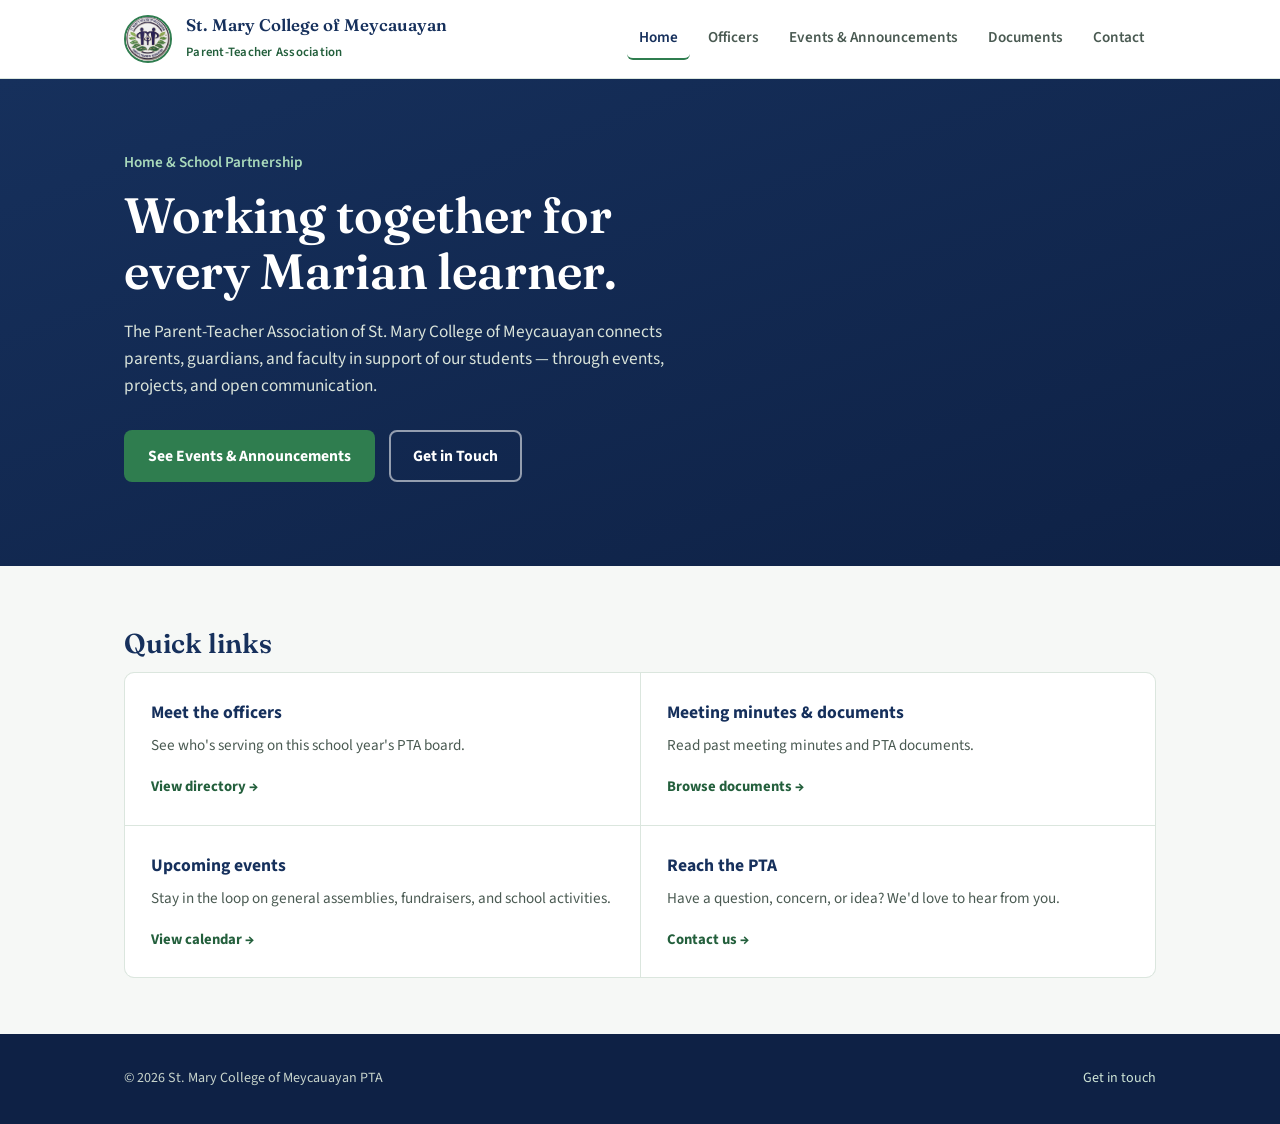
<file: index.html>
<!DOCTYPE html>
<html lang="en">
<head>
<meta charset="UTF-8">
<meta name="viewport" content="width=device-width, initial-scale=1.0">
<title>St. Mary College of Meycauayan PTA</title>
<meta name="description" content="The Parent-Teacher Association of St. Mary College of Meycauayan — events, officers, documents, and contact.">
<link rel="icon" href="assets/logo.png">
<link rel="preconnect" href="https://fonts.googleapis.com">
<link href="https://fonts.googleapis.com/css2?family=Fraunces:wght@500;600;700&family=Source+Sans+3:wght@400;600;700&display=swap" rel="stylesheet">
<link rel="stylesheet" href="assets/style.css">
</head>
<body>

<header class="site-header">
  <div class="wrap">
    <a class="brand" href="index.html">
      <img src="assets/logo.png" alt="St. Mary College of Meycauayan PTA seal">
      <span class="brand-text">
        <span class="brand-name">St. Mary College of Meycauayan</span><br>
        <span class="brand-tag">Parent-Teacher Association</span>
      </span>
    </a>
    <nav class="main-nav">
      <a href="index.html" class="active">Home</a>
      <a href="officers.html">Officers</a>
      <a href="events.html">Events &amp; Announcements</a>
      <a href="documents.html">Documents</a>
      <a href="contact.html">Contact</a>
    </nav>
  </div>
</header>

<section class="hero">
  <div class="wrap">
    <div class="eyebrow">Home &amp; School Partnership</div>
    <h1>Working together for every Marian learner.</h1>
    <p>The Parent-Teacher Association of St. Mary College of Meycauayan connects parents, guardians, and faculty in support of our students — through events, projects, and open communication.</p>
    <div class="btn-row">
      <a class="btn btn-primary" href="events.html">See Events &amp; Announcements</a>
      <a class="btn btn-secondary" href="contact.html">Get in Touch</a>
    </div>
  </div>
</section>

<section class="page-section">
  <div class="wrap">
    <h2 class="section-title">Quick links</h2>
    <div class="quick-links">
      <div class="card">
        <h3>Meet the officers</h3>
        <p>See who's serving on this school year's PTA board.</p>
        <a class="link-arrow" href="officers.html">View directory →</a>
      </div>
      <div class="card">
        <h3>Meeting minutes &amp; documents</h3>
        <p>Read past meeting minutes and PTA documents.</p>
        <a class="link-arrow" href="documents.html">Browse documents →</a>
      </div>
      <div class="card">
        <h3>Upcoming events</h3>
        <p>Stay in the loop on general assemblies, fundraisers, and school activities.</p>
        <a class="link-arrow" href="events.html">View calendar →</a>
      </div>
      <div class="card">
        <h3>Reach the PTA</h3>
        <p>Have a question, concern, or idea? We'd love to hear from you.</p>
        <a class="link-arrow" href="contact.html">Contact us →</a>
      </div>
    </div>
  </div>
</section>

<footer class="site-footer">
  <div class="wrap">
    <span>© <span id="year"></span> St. Mary College of Meycauayan PTA</span>
    <a href="contact.html">Get in touch</a>
  </div>
</footer>

<script>document.getElementById('year').textContent = new Date().getFullYear();</script>
</body>
</html>
</file>
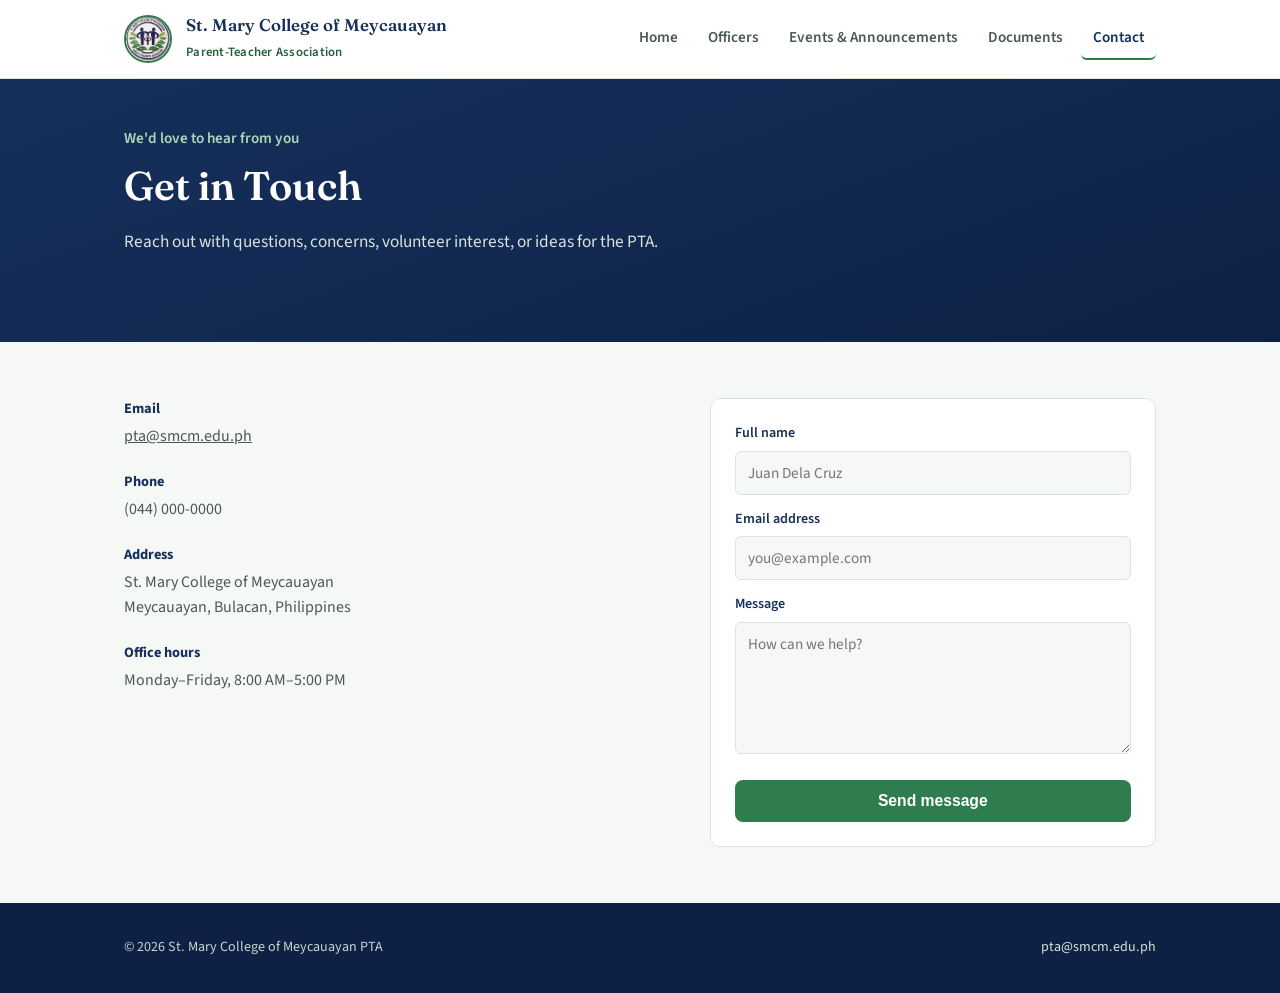
<file: contact.html>
<!DOCTYPE html>
<html lang="en">
<head>
<meta charset="UTF-8">
<meta name="viewport" content="width=device-width, initial-scale=1.0">
<title>Contact — St. Mary College of Meycauayan PTA</title>
<link rel="icon" href="assets/logo.png">
<link rel="preconnect" href="https://fonts.googleapis.com">
<link href="https://fonts.googleapis.com/css2?family=Fraunces:wght@500;600;700&family=Source+Sans+3:wght@400;600;700&display=swap" rel="stylesheet">
<link rel="stylesheet" href="assets/style.css">
</head>
<body>

<header class="site-header">
  <div class="wrap">
    <a class="brand" href="index.html">
      <img src="assets/logo.png" alt="St. Mary College of Meycauayan PTA seal">
      <span class="brand-text">
        <span class="brand-name">St. Mary College of Meycauayan</span><br>
        <span class="brand-tag">Parent-Teacher Association</span>
      </span>
    </a>
    <nav class="main-nav">
      <a href="index.html">Home</a>
      <a href="officers.html">Officers</a>
      <a href="events.html">Events &amp; Announcements</a>
      <a href="documents.html">Documents</a>
      <a href="contact.html" class="active">Contact</a>
    </nav>
  </div>
</header>

<section class="hero" style="padding:48px 0 56px;">
  <div class="wrap">
    <div class="eyebrow">We'd love to hear from you</div>
    <h1 style="font-size:clamp(1.8rem,3.6vw,2.5rem); max-width:none;">Get in Touch</h1>
    <p>Reach out with questions, concerns, volunteer interest, or ideas for the PTA.</p>
  </div>
</section>

<section class="page-section">
  <div class="wrap contact-grid">
    <div class="contact-info">
      <div class="item">
        <div class="label">Email</div>
        <div class="value"><a href="mailto:pta@smcm.edu.ph">pta@smcm.edu.ph</a></div>
      </div>
      <div class="item">
        <div class="label">Phone</div>
        <div class="value">(044) 000-0000</div>
      </div>
      <div class="item">
        <div class="label">Address</div>
        <div class="value">St. Mary College of Meycauayan<br>Meycauayan, Bulacan, Philippines</div>
      </div>
      <div class="item">
        <div class="label">Office hours</div>
        <div class="value">Monday–Friday, 8:00 AM–5:00 PM</div>
      </div>
    </div>

    <form class="contact-form" onsubmit="event.preventDefault(); alert('Thanks! This form is not yet connected to an email service — see the notes below.');">
      <label for="name">Full name</label>
      <input id="name" type="text" placeholder="Juan Dela Cruz" required>

      <label for="email">Email address</label>
      <input id="email" type="email" placeholder="you@example.com" required>

      <label for="message">Message</label>
      <textarea id="message" rows="5" placeholder="How can we help?" required></textarea>

      <button class="btn btn-primary" type="submit">Send message</button>
    </form>
  </div>
</section>

<footer class="site-footer">
  <div class="wrap">
    <span>© <span id="year"></span> St. Mary College of Meycauayan PTA</span>
    <a href="mailto:pta@smcm.edu.ph">pta@smcm.edu.ph</a>
  </div>
</footer>

<script>document.getElementById('year').textContent = new Date().getFullYear();</script>
</body>
</html>
</file>
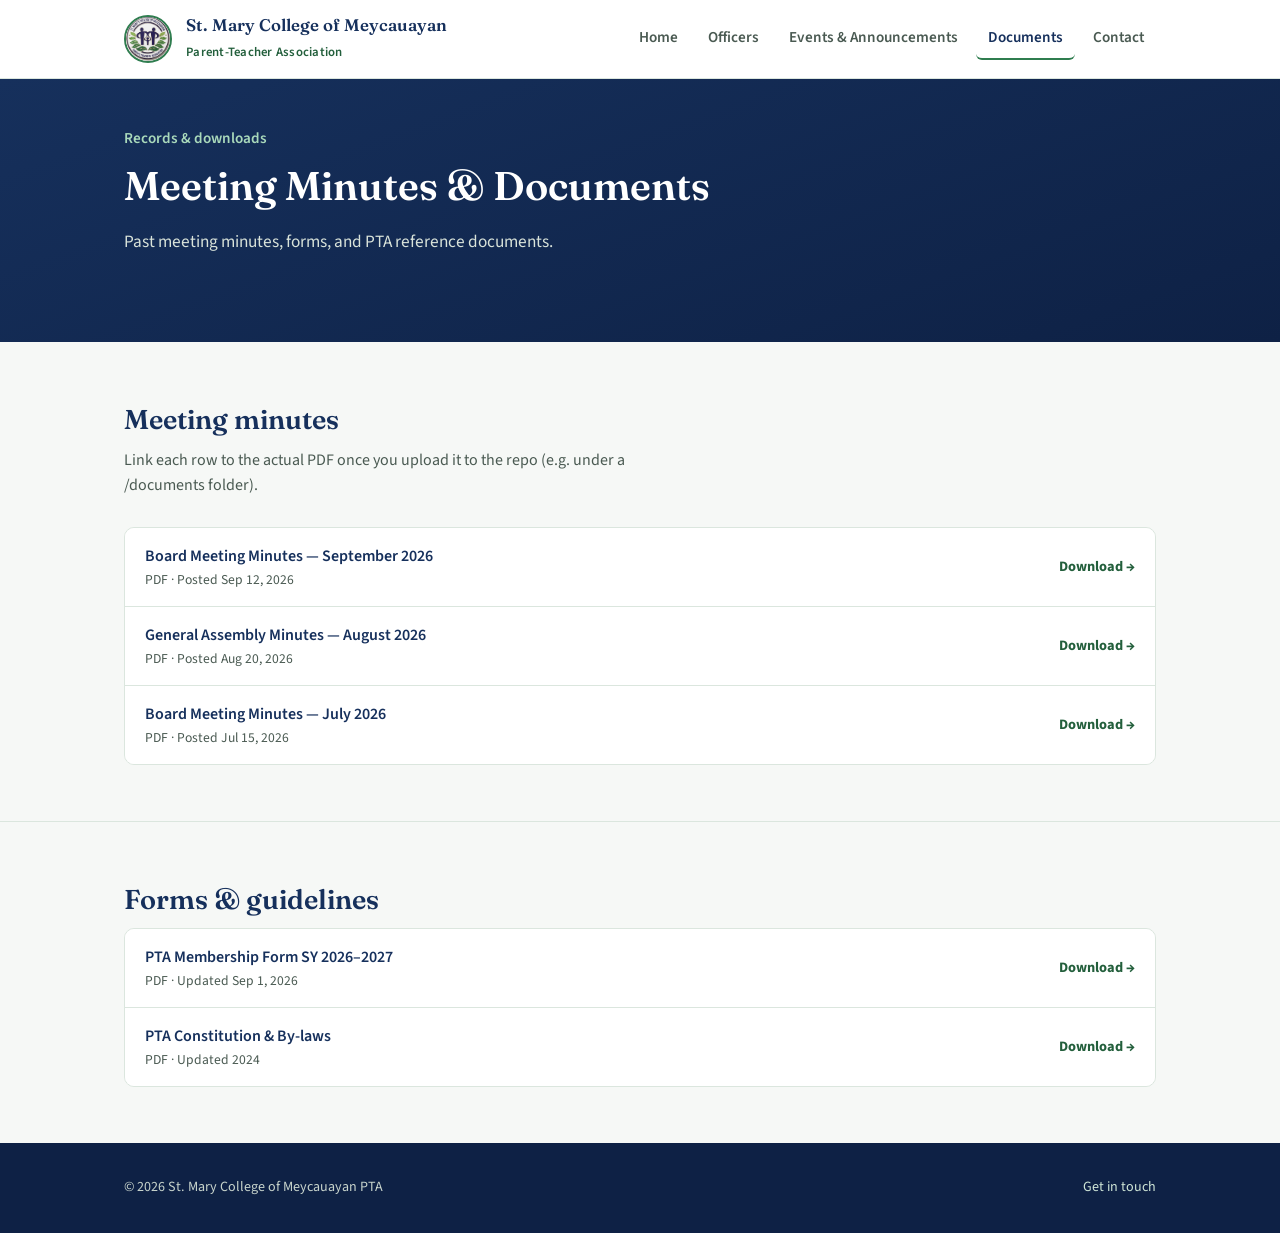
<file: documents.html>
<!DOCTYPE html>
<html lang="en">
<head>
<meta charset="UTF-8">
<meta name="viewport" content="width=device-width, initial-scale=1.0">
<title>Documents — St. Mary College of Meycauayan PTA</title>
<link rel="icon" href="assets/logo.png">
<link rel="preconnect" href="https://fonts.googleapis.com">
<link href="https://fonts.googleapis.com/css2?family=Fraunces:wght@500;600;700&family=Source+Sans+3:wght@400;600;700&display=swap" rel="stylesheet">
<link rel="stylesheet" href="assets/style.css">
</head>
<body>

<header class="site-header">
  <div class="wrap">
    <a class="brand" href="index.html">
      <img src="assets/logo.png" alt="St. Mary College of Meycauayan PTA seal">
      <span class="brand-text">
        <span class="brand-name">St. Mary College of Meycauayan</span><br>
        <span class="brand-tag">Parent-Teacher Association</span>
      </span>
    </a>
    <nav class="main-nav">
      <a href="index.html">Home</a>
      <a href="officers.html">Officers</a>
      <a href="events.html">Events &amp; Announcements</a>
      <a href="documents.html" class="active">Documents</a>
      <a href="contact.html">Contact</a>
    </nav>
  </div>
</header>

<section class="hero" style="padding:48px 0 56px;">
  <div class="wrap">
    <div class="eyebrow">Records &amp; downloads</div>
    <h1 style="font-size:clamp(1.8rem,3.6vw,2.5rem); max-width:none;">Meeting Minutes &amp; Documents</h1>
    <p>Past meeting minutes, forms, and PTA reference documents.</p>
  </div>
</section>

<section class="page-section">
  <div class="wrap">
    <h2 class="section-title">Meeting minutes</h2>
    <p class="section-lede">Link each row to the actual PDF once you upload it to the repo (e.g. under a /documents folder).</p>
    <div class="doc-list">
      <div class="doc-row">
        <div>
          <div class="doc-name">Board Meeting Minutes — September 2026</div>
          <div class="doc-meta">PDF · Posted Sep 12, 2026</div>
        </div>
        <a class="download" href="#">Download →</a>
      </div>
      <div class="doc-row">
        <div>
          <div class="doc-name">General Assembly Minutes — August 2026</div>
          <div class="doc-meta">PDF · Posted Aug 20, 2026</div>
        </div>
        <a class="download" href="#">Download →</a>
      </div>
      <div class="doc-row">
        <div>
          <div class="doc-name">Board Meeting Minutes — July 2026</div>
          <div class="doc-meta">PDF · Posted Jul 15, 2026</div>
        </div>
        <a class="download" href="#">Download →</a>
      </div>
    </div>
  </div>
</section>

<section class="page-section">
  <div class="wrap">
    <h2 class="section-title">Forms &amp; guidelines</h2>
    <div class="doc-list">
      <div class="doc-row">
        <div>
          <div class="doc-name">PTA Membership Form SY 2026–2027</div>
          <div class="doc-meta">PDF · Updated Sep 1, 2026</div>
        </div>
        <a class="download" href="#">Download →</a>
      </div>
      <div class="doc-row">
        <div>
          <div class="doc-name">PTA Constitution &amp; By-laws</div>
          <div class="doc-meta">PDF · Updated 2024</div>
        </div>
        <a class="download" href="#">Download →</a>
      </div>
    </div>
  </div>
</section>

<footer class="site-footer">
  <div class="wrap">
    <span>© <span id="year"></span> St. Mary College of Meycauayan PTA</span>
    <a href="contact.html">Get in touch</a>
  </div>
</footer>

<script>document.getElementById('year').textContent = new Date().getFullYear();</script>
</body>
</html>
</file>
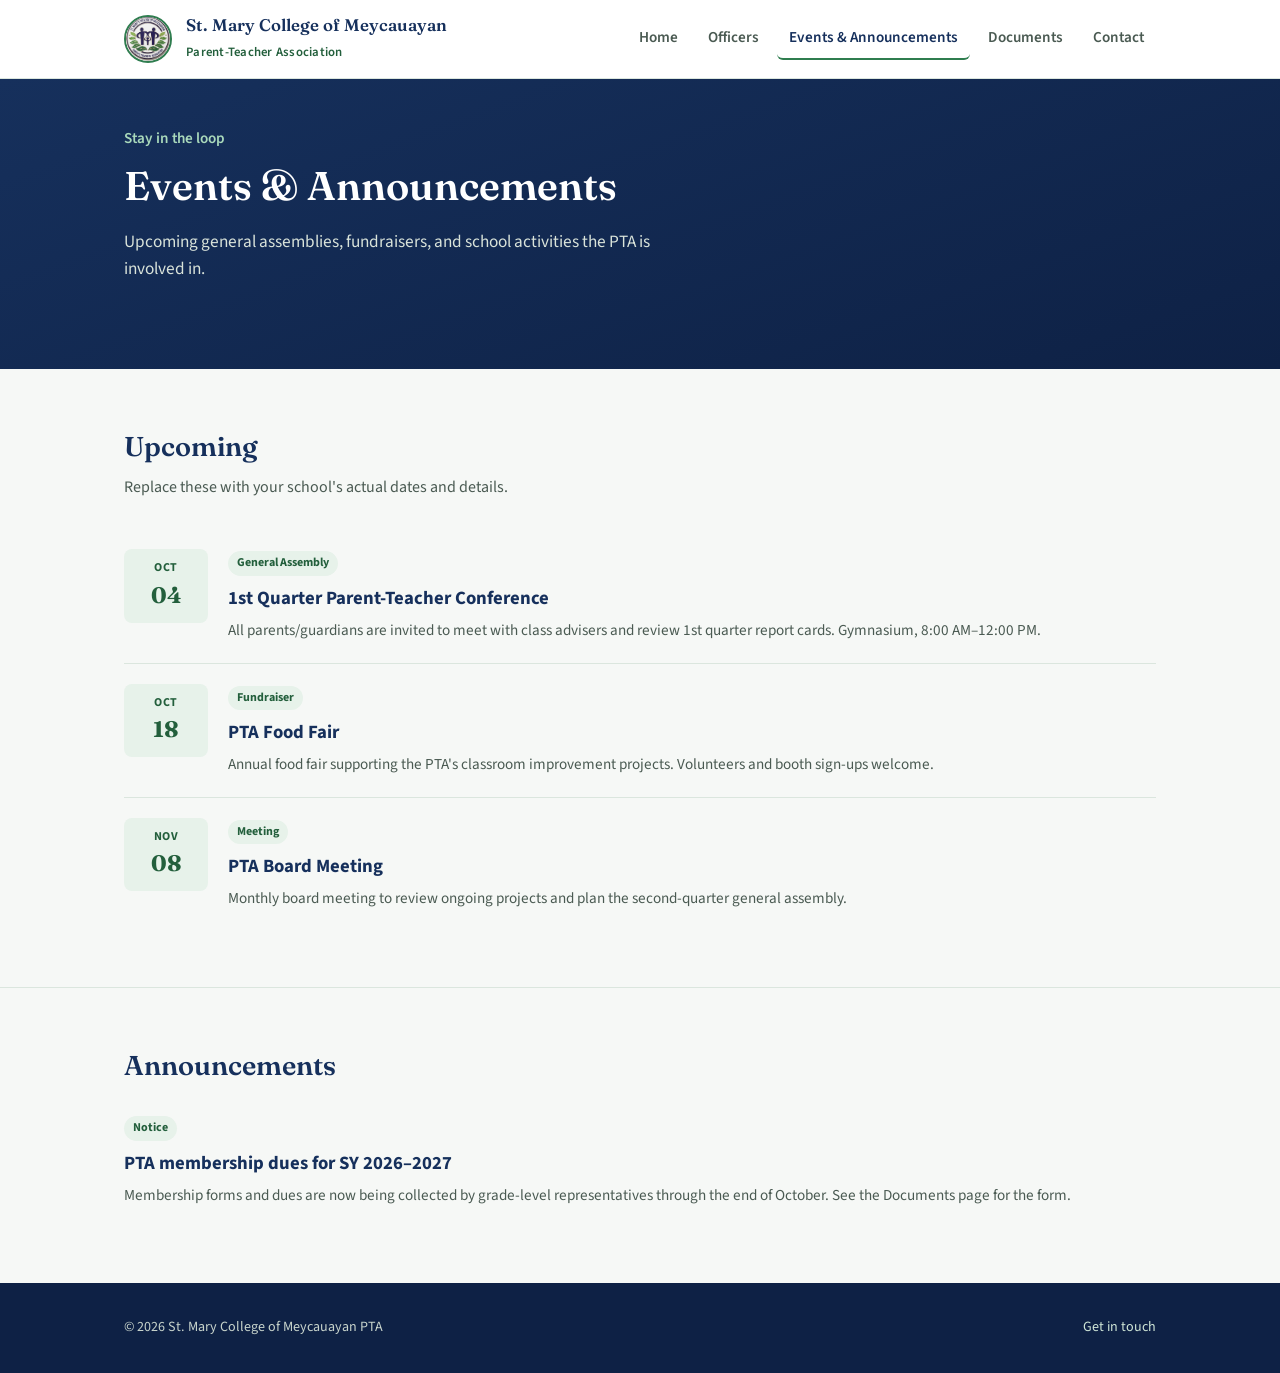
<file: events.html>
<!DOCTYPE html>
<html lang="en">
<head>
<meta charset="UTF-8">
<meta name="viewport" content="width=device-width, initial-scale=1.0">
<title>Events & Announcements — St. Mary College of Meycauayan PTA</title>
<link rel="icon" href="assets/logo.png">
<link rel="preconnect" href="https://fonts.googleapis.com">
<link href="https://fonts.googleapis.com/css2?family=Fraunces:wght@500;600;700&family=Source+Sans+3:wght@400;600;700&display=swap" rel="stylesheet">
<link rel="stylesheet" href="assets/style.css">
</head>
<body>

<header class="site-header">
  <div class="wrap">
    <a class="brand" href="index.html">
      <img src="assets/logo.png" alt="St. Mary College of Meycauayan PTA seal">
      <span class="brand-text">
        <span class="brand-name">St. Mary College of Meycauayan</span><br>
        <span class="brand-tag">Parent-Teacher Association</span>
      </span>
    </a>
    <nav class="main-nav">
      <a href="index.html">Home</a>
      <a href="officers.html">Officers</a>
      <a href="events.html" class="active">Events &amp; Announcements</a>
      <a href="documents.html">Documents</a>
      <a href="contact.html">Contact</a>
    </nav>
  </div>
</header>

<section class="hero" style="padding:48px 0 56px;">
  <div class="wrap">
    <div class="eyebrow">Stay in the loop</div>
    <h1 style="font-size:clamp(1.8rem,3.6vw,2.5rem); max-width:none;">Events &amp; Announcements</h1>
    <p>Upcoming general assemblies, fundraisers, and school activities the PTA is involved in.</p>
  </div>
</section>

<section class="page-section">
  <div class="wrap">
    <h2 class="section-title">Upcoming</h2>
    <p class="section-lede">Replace these with your school's actual dates and details.</p>

    <div class="event-card">
      <div class="event-date"><span class="month">OCT</span><span class="day">04</span></div>
      <div class="event-body">
        <span class="tag">General Assembly</span>
        <h3>1st Quarter Parent-Teacher Conference</h3>
        <p>All parents/guardians are invited to meet with class advisers and review 1st quarter report cards. Gymnasium, 8:00 AM–12:00 PM.</p>
      </div>
    </div>

    <div class="event-card">
      <div class="event-date"><span class="month">OCT</span><span class="day">18</span></div>
      <div class="event-body">
        <span class="tag">Fundraiser</span>
        <h3>PTA Food Fair</h3>
        <p>Annual food fair supporting the PTA's classroom improvement projects. Volunteers and booth sign-ups welcome.</p>
      </div>
    </div>

    <div class="event-card">
      <div class="event-date"><span class="month">NOV</span><span class="day">08</span></div>
      <div class="event-body">
        <span class="tag">Meeting</span>
        <h3>PTA Board Meeting</h3>
        <p>Monthly board meeting to review ongoing projects and plan the second-quarter general assembly.</p>
      </div>
    </div>
  </div>
</section>

<section class="page-section">
  <div class="wrap">
    <h2 class="section-title">Announcements</h2>
    <div class="event-card">
      <div class="event-body" style="width:100%;">
        <span class="tag">Notice</span>
        <h3>PTA membership dues for SY 2026–2027</h3>
        <p>Membership forms and dues are now being collected by grade-level representatives through the end of October. See the Documents page for the form.</p>
      </div>
    </div>
  </div>
</section>

<footer class="site-footer">
  <div class="wrap">
    <span>© <span id="year"></span> St. Mary College of Meycauayan PTA</span>
    <a href="contact.html">Get in touch</a>
  </div>
</footer>

<script>document.getElementById('year').textContent = new Date().getFullYear();</script>
</body>
</html>
</file>
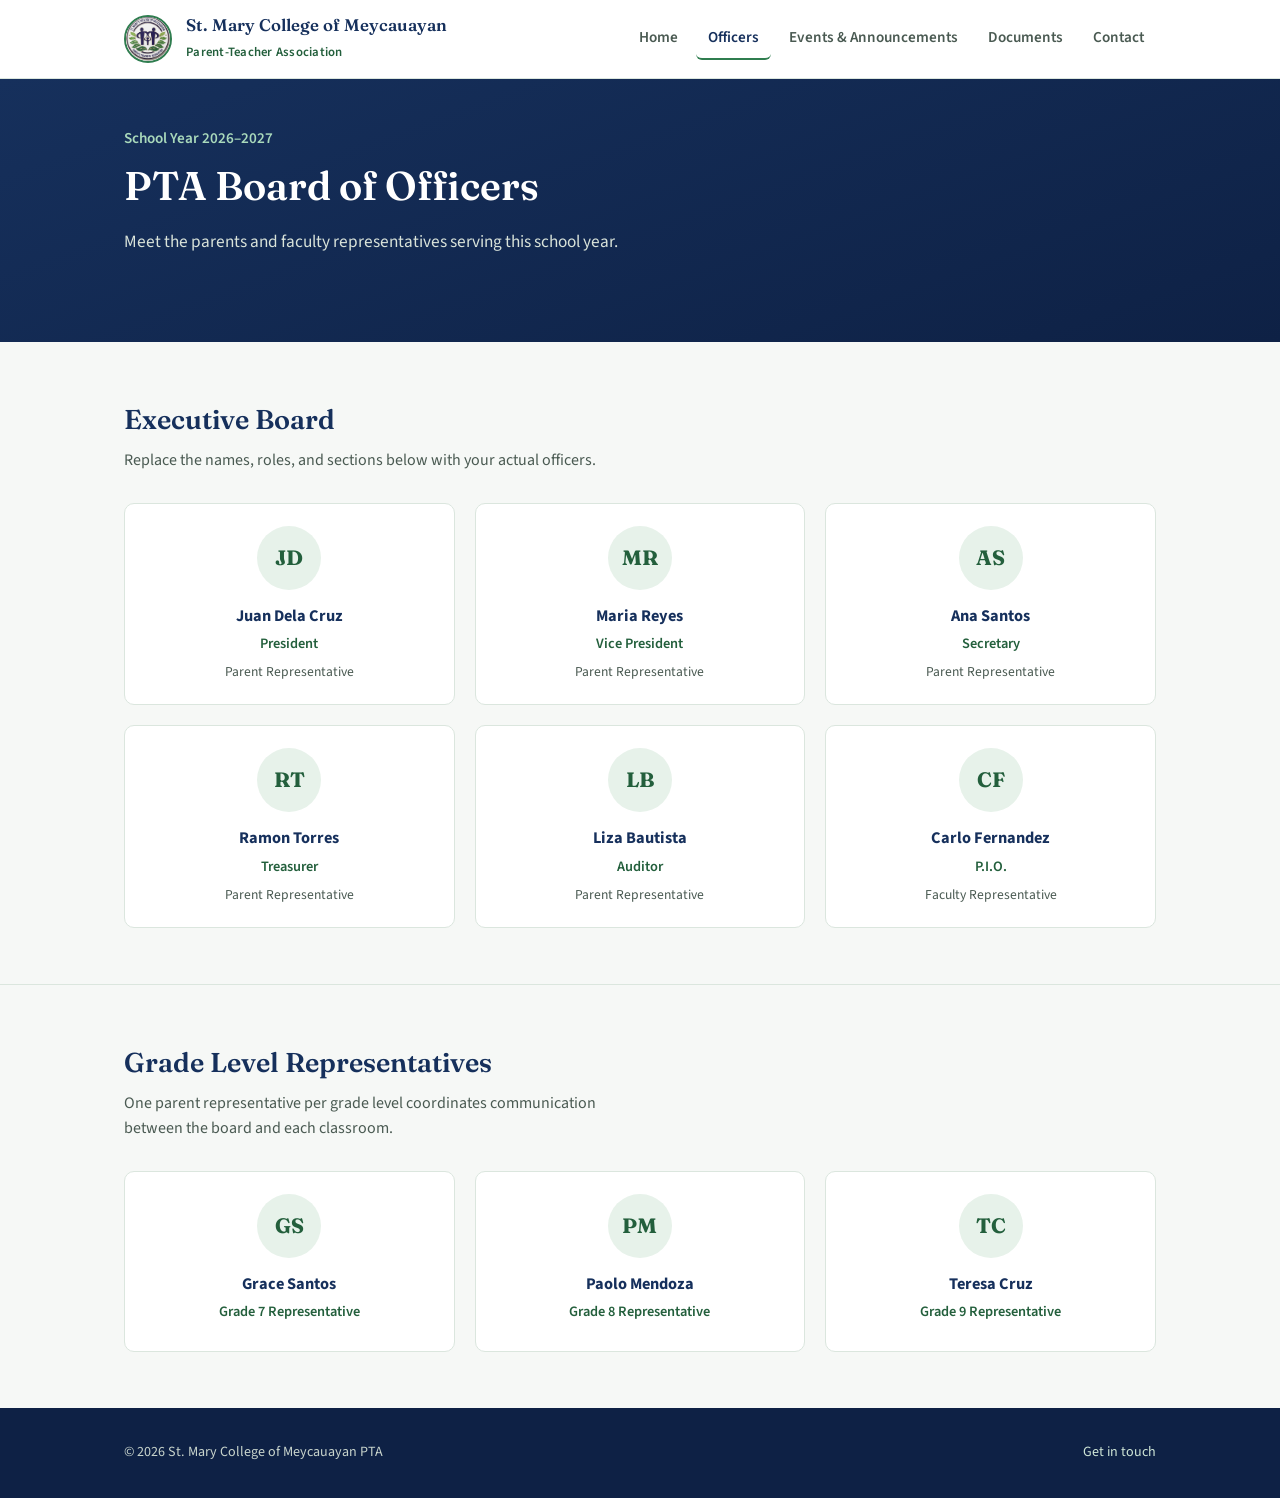
<file: officers.html>
<!DOCTYPE html>
<html lang="en">
<head>
<meta charset="UTF-8">
<meta name="viewport" content="width=device-width, initial-scale=1.0">
<title>Officers — St. Mary College of Meycauayan PTA</title>
<link rel="icon" href="assets/logo.png">
<link rel="preconnect" href="https://fonts.googleapis.com">
<link href="https://fonts.googleapis.com/css2?family=Fraunces:wght@500;600;700&family=Source+Sans+3:wght@400;600;700&display=swap" rel="stylesheet">
<link rel="stylesheet" href="assets/style.css">
</head>
<body>

<header class="site-header">
  <div class="wrap">
    <a class="brand" href="index.html">
      <img src="assets/logo.png" alt="St. Mary College of Meycauayan PTA seal">
      <span class="brand-text">
        <span class="brand-name">St. Mary College of Meycauayan</span><br>
        <span class="brand-tag">Parent-Teacher Association</span>
      </span>
    </a>
    <nav class="main-nav">
      <a href="index.html">Home</a>
      <a href="officers.html" class="active">Officers</a>
      <a href="events.html">Events &amp; Announcements</a>
      <a href="documents.html">Documents</a>
      <a href="contact.html">Contact</a>
    </nav>
  </div>
</header>

<section class="hero" style="padding:48px 0 56px;">
  <div class="wrap">
    <div class="eyebrow">School Year 2026–2027</div>
    <h1 style="font-size:clamp(1.8rem,3.6vw,2.5rem); max-width:none;">PTA Board of Officers</h1>
    <p>Meet the parents and faculty representatives serving this school year.</p>
  </div>
</section>

<section class="page-section">
  <div class="wrap">
    <h2 class="section-title">Executive Board</h2>
    <p class="section-lede">Replace the names, roles, and sections below with your actual officers.</p>
    <div class="officer-grid">
      <div class="officer-card">
        <div class="officer-avatar">JD</div>
        <h3>Juan Dela Cruz</h3>
        <div class="role">President</div>
        <div class="section">Parent Representative</div>
      </div>
      <div class="officer-card">
        <div class="officer-avatar">MR</div>
        <h3>Maria Reyes</h3>
        <div class="role">Vice President</div>
        <div class="section">Parent Representative</div>
      </div>
      <div class="officer-card">
        <div class="officer-avatar">AS</div>
        <h3>Ana Santos</h3>
        <div class="role">Secretary</div>
        <div class="section">Parent Representative</div>
      </div>
      <div class="officer-card">
        <div class="officer-avatar">RT</div>
        <h3>Ramon Torres</h3>
        <div class="role">Treasurer</div>
        <div class="section">Parent Representative</div>
      </div>
      <div class="officer-card">
        <div class="officer-avatar">LB</div>
        <h3>Liza Bautista</h3>
        <div class="role">Auditor</div>
        <div class="section">Parent Representative</div>
      </div>
      <div class="officer-card">
        <div class="officer-avatar">CF</div>
        <h3>Carlo Fernandez</h3>
        <div class="role">P.I.O.</div>
        <div class="section">Faculty Representative</div>
      </div>
    </div>
  </div>
</section>

<section class="page-section">
  <div class="wrap">
    <h2 class="section-title">Grade Level Representatives</h2>
    <p class="section-lede">One parent representative per grade level coordinates communication between the board and each classroom.</p>
    <div class="officer-grid">
      <div class="officer-card">
        <div class="officer-avatar">GS</div>
        <h3>Grace Santos</h3>
        <div class="role">Grade 7 Representative</div>
      </div>
      <div class="officer-card">
        <div class="officer-avatar">PM</div>
        <h3>Paolo Mendoza</h3>
        <div class="role">Grade 8 Representative</div>
      </div>
      <div class="officer-card">
        <div class="officer-avatar">TC</div>
        <h3>Teresa Cruz</h3>
        <div class="role">Grade 9 Representative</div>
      </div>
    </div>
  </div>
</section>

<footer class="site-footer">
  <div class="wrap">
    <span>© <span id="year"></span> St. Mary College of Meycauayan PTA</span>
    <a href="contact.html">Get in touch</a>
  </div>
</footer>

<script>document.getElementById('year').textContent = new Date().getFullYear();</script>
</body>
</html>
</file>
<file: assets/style.css>
/* St. Mary College of Meycauayan PTA — site styles
   Theme: navy blue + leaf green, taken from the PTA seal */

:root {
  --navy: #16305c;
  --navy-dark: #0e2145;
  --green: #2f7d4f;
  --green-dark: #235f3c;
  --green-light: #e7f2ea;
  --cream: #f6f8f6;
  --ink: #16241c;
  --ink-soft: #4a5a52;
  --border: #dbe6de;
  --white: #ffffff;
  --radius: 10px;
  --max-width: 1080px;
  --font-body: "Source Sans 3", "Segoe UI", system-ui, sans-serif;
  --font-display: "Fraunces", Georgia, "Times New Roman", serif;
}

* { box-sizing: border-box; }

html {
  scroll-behavior: smooth;
}

body {
  margin: 0;
  font-family: var(--font-body);
  color: var(--ink);
  background: var(--cream);
  line-height: 1.55;
}

img { max-width: 100%; display: block; }

a { color: inherit; }

.wrap {
  max-width: var(--max-width);
  margin: 0 auto;
  padding: 0 24px;
}

/* ---------- Header ---------- */

.site-header {
  background: var(--white);
  border-bottom: 1px solid var(--border);
  position: sticky;
  top: 0;
  z-index: 20;
}

.site-header .wrap {
  display: flex;
  align-items: center;
  justify-content: space-between;
  gap: 24px;
  padding-top: 14px;
  padding-bottom: 14px;
  flex-wrap: wrap;
}

.brand {
  display: flex;
  align-items: center;
  gap: 14px;
  text-decoration: none;
}

.brand img {
  width: 48px;
  height: 48px;
  border-radius: 50%;
  object-fit: cover;
  border: 2px solid var(--green);
}

.brand-text .brand-name {
  font-family: var(--font-display);
  font-weight: 600;
  font-size: 1.05rem;
  color: var(--navy);
  line-height: 1.2;
}

.brand-text .brand-tag {
  font-size: 0.8rem;
  color: var(--green-dark);
  font-weight: 600;
  letter-spacing: 0.02em;
}

nav.main-nav {
  display: flex;
  gap: 6px;
  flex-wrap: wrap;
}

nav.main-nav a {
  text-decoration: none;
  color: var(--ink-soft);
  font-weight: 600;
  font-size: 0.95rem;
  padding: 8px 12px;
  border-radius: 6px;
  border-bottom: 2px solid transparent;
}

nav.main-nav a:hover {
  color: var(--navy);
  background: var(--green-light);
}

nav.main-nav a.active {
  color: var(--navy);
  border-bottom: 2px solid var(--green);
}

/* ---------- Hero ---------- */

.hero {
  background: linear-gradient(160deg, var(--navy) 0%, var(--navy-dark) 100%);
  color: var(--white);
  padding: 72px 0 84px;
}

.hero .eyebrow {
  color: #a9d9bb;
  font-weight: 600;
  font-size: 0.95rem;
  margin-bottom: 14px;
}

.hero h1 {
  font-family: var(--font-display);
  font-size: clamp(2.1rem, 4.4vw, 3.1rem);
  line-height: 1.12;
  margin: 0 0 20px;
  max-width: 15ch;
  font-weight: 600;
}

.hero p {
  max-width: 60ch;
  color: #d9e3da;
  font-size: 1.08rem;
  margin: 0 0 30px;
}

.btn-row {
  display: flex;
  gap: 14px;
  flex-wrap: wrap;
}

.btn {
  display: inline-block;
  padding: 12px 22px;
  border-radius: 8px;
  font-weight: 700;
  text-decoration: none;
  font-size: 0.98rem;
  border: 2px solid transparent;
}

.btn-primary {
  background: var(--green);
  color: var(--white);
}

.btn-primary:hover { background: var(--green-dark); }

.btn-secondary {
  background: transparent;
  color: var(--white);
  border-color: rgba(255,255,255,0.55);
}

.btn-secondary:hover { border-color: var(--white); background: rgba(255,255,255,0.08); }

/* ---------- Sections ---------- */

section.page-section {
  padding: 56px 0;
  border-bottom: 1px solid var(--border);
}

section.page-section:last-of-type { border-bottom: none; }

.section-title {
  font-family: var(--font-display);
  font-size: 1.7rem;
  color: var(--navy);
  margin: 0 0 8px;
  font-weight: 600;
}

.section-lede {
  color: var(--ink-soft);
  max-width: 65ch;
  margin: 0 0 30px;
}

/* Quick links */

.quick-links {
  display: grid;
  grid-template-columns: repeat(2, 1fr);
  gap: 1px;
  background: var(--border);
  border: 1px solid var(--border);
  border-radius: var(--radius);
  overflow: hidden;
}

.quick-links .card {
  background: var(--white);
  padding: 26px;
}

.quick-links h3 {
  margin: 0 0 8px;
  color: var(--navy);
  font-size: 1.1rem;
}

.quick-links p {
  margin: 0 0 16px;
  color: var(--ink-soft);
  font-size: 0.95rem;
}

.quick-links a.link-arrow {
  color: var(--green-dark);
  font-weight: 700;
  text-decoration: none;
  font-size: 0.92rem;
}

.quick-links a.link-arrow:hover { text-decoration: underline; }

/* Officer grid */

.officer-grid {
  display: grid;
  grid-template-columns: repeat(3, 1fr);
  gap: 20px;
}

.officer-card {
  background: var(--white);
  border: 1px solid var(--border);
  border-radius: var(--radius);
  padding: 22px;
  text-align: center;
}

.officer-avatar {
  width: 64px;
  height: 64px;
  border-radius: 50%;
  background: var(--green-light);
  color: var(--green-dark);
  display: flex;
  align-items: center;
  justify-content: center;
  font-weight: 700;
  font-family: var(--font-display);
  font-size: 1.3rem;
  margin: 0 auto 14px;
}

.officer-card h3 {
  margin: 0 0 4px;
  color: var(--navy);
  font-size: 1.02rem;
}

.officer-card .role {
  color: var(--green-dark);
  font-weight: 600;
  font-size: 0.9rem;
  margin-bottom: 6px;
}

.officer-card .section {
  color: var(--ink-soft);
  font-size: 0.85rem;
}

/* Events list */

.event-card {
  display: flex;
  gap: 20px;
  padding: 20px 0;
  border-bottom: 1px solid var(--border);
}

.event-card:last-child { border-bottom: none; }

.event-date {
  flex: 0 0 84px;
  background: var(--green-light);
  color: var(--green-dark);
  border-radius: 8px;
  text-align: center;
  padding: 10px 6px;
  font-weight: 700;
  height: fit-content;
}

.event-date .month {
  display: block;
  font-size: 0.75rem;
  letter-spacing: 0.04em;
}

.event-date .day {
  display: block;
  font-size: 1.4rem;
  font-family: var(--font-display);
}

.event-body h3 {
  margin: 0 0 6px;
  color: var(--navy);
}

.event-body p {
  margin: 0;
  color: var(--ink-soft);
  font-size: 0.95rem;
}

.tag {
  display: inline-block;
  font-size: 0.75rem;
  font-weight: 700;
  color: var(--green-dark);
  background: var(--green-light);
  padding: 3px 9px;
  border-radius: 20px;
  margin-bottom: 8px;
}

/* Documents table */

.doc-list { border: 1px solid var(--border); border-radius: var(--radius); overflow: hidden; }

.doc-row {
  display: flex;
  align-items: center;
  justify-content: space-between;
  gap: 16px;
  padding: 16px 20px;
  background: var(--white);
  border-bottom: 1px solid var(--border);
}

.doc-row:last-child { border-bottom: none; }

.doc-name { font-weight: 600; color: var(--navy); }
.doc-meta { font-size: 0.85rem; color: var(--ink-soft); }

.doc-row a.download {
  color: var(--green-dark);
  font-weight: 700;
  text-decoration: none;
  font-size: 0.9rem;
  white-space: nowrap;
}
.doc-row a.download:hover { text-decoration: underline; }

/* Contact */

.contact-grid {
  display: grid;
  grid-template-columns: 1.1fr 0.9fr;
  gap: 40px;
}

.contact-info .item {
  margin-bottom: 22px;
}

.contact-info .label {
  font-weight: 700;
  color: var(--navy);
  font-size: 0.9rem;
  margin-bottom: 4px;
}

.contact-info .value { color: var(--ink-soft); }

form.contact-form {
  background: var(--white);
  border: 1px solid var(--border);
  border-radius: var(--radius);
  padding: 24px;
}

form.contact-form label {
  display: block;
  font-weight: 600;
  font-size: 0.88rem;
  color: var(--navy);
  margin: 14px 0 6px;
}

form.contact-form label:first-child { margin-top: 0; }

form.contact-form input,
form.contact-form textarea {
  width: 100%;
  padding: 10px 12px;
  border: 1px solid var(--border);
  border-radius: 6px;
  font-family: inherit;
  font-size: 0.95rem;
  background: var(--cream);
}

form.contact-form button {
  margin-top: 18px;
  width: 100%;
  border: none;
  cursor: pointer;
}

/* ---------- Footer ---------- */

footer.site-footer {
  background: var(--navy-dark);
  color: #c8d4cc;
  padding: 34px 0;
  font-size: 0.88rem;
}

footer.site-footer .wrap {
  display: flex;
  justify-content: space-between;
  align-items: center;
  flex-wrap: wrap;
  gap: 10px;
}

footer.site-footer a { color: #cfe6d7; text-decoration: none; }
footer.site-footer a:hover { text-decoration: underline; }

/* ---------- Responsive ---------- */

@media (max-width: 720px) {
  .officer-grid { grid-template-columns: repeat(2, 1fr); }
  .quick-links { grid-template-columns: 1fr; }
  .contact-grid { grid-template-columns: 1fr; }
  nav.main-nav { width: 100%; justify-content: flex-start; }
}

@media (max-width: 480px) {
  .officer-grid { grid-template-columns: 1fr; }
}
</file>
